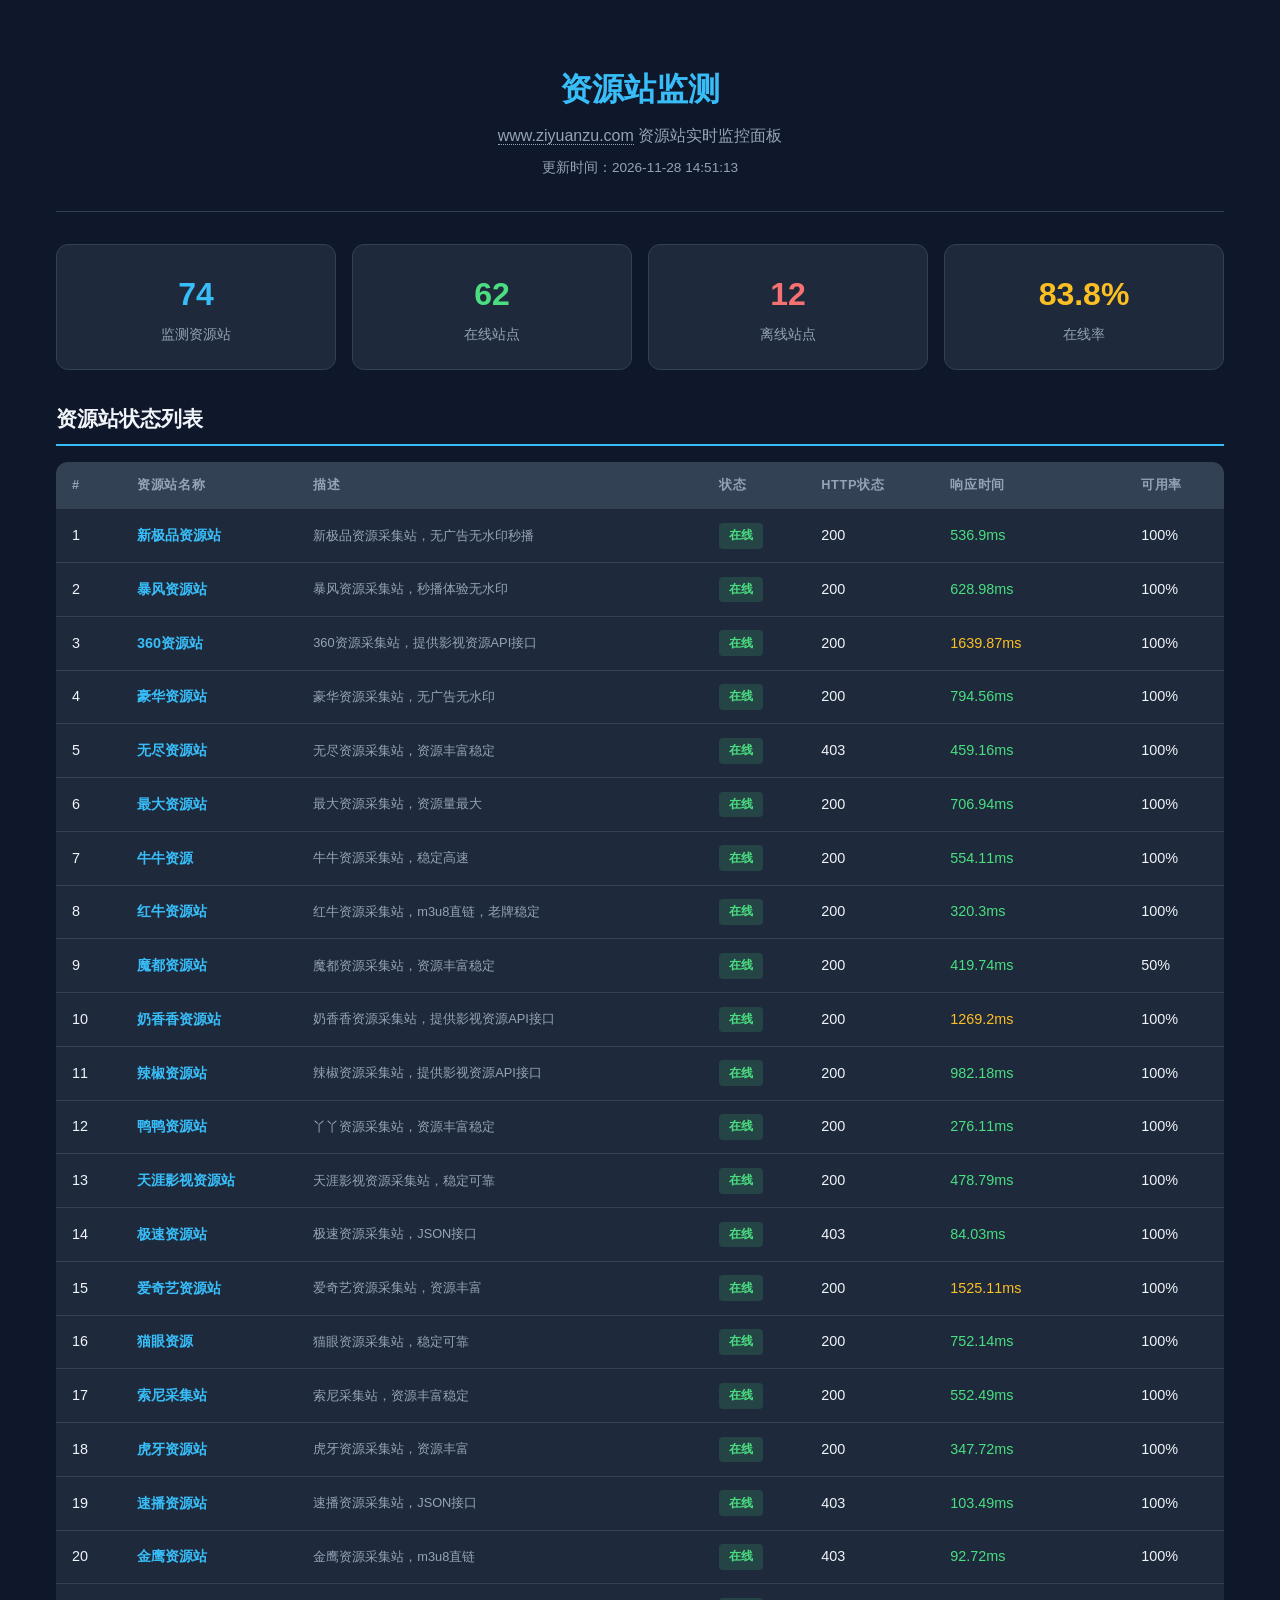
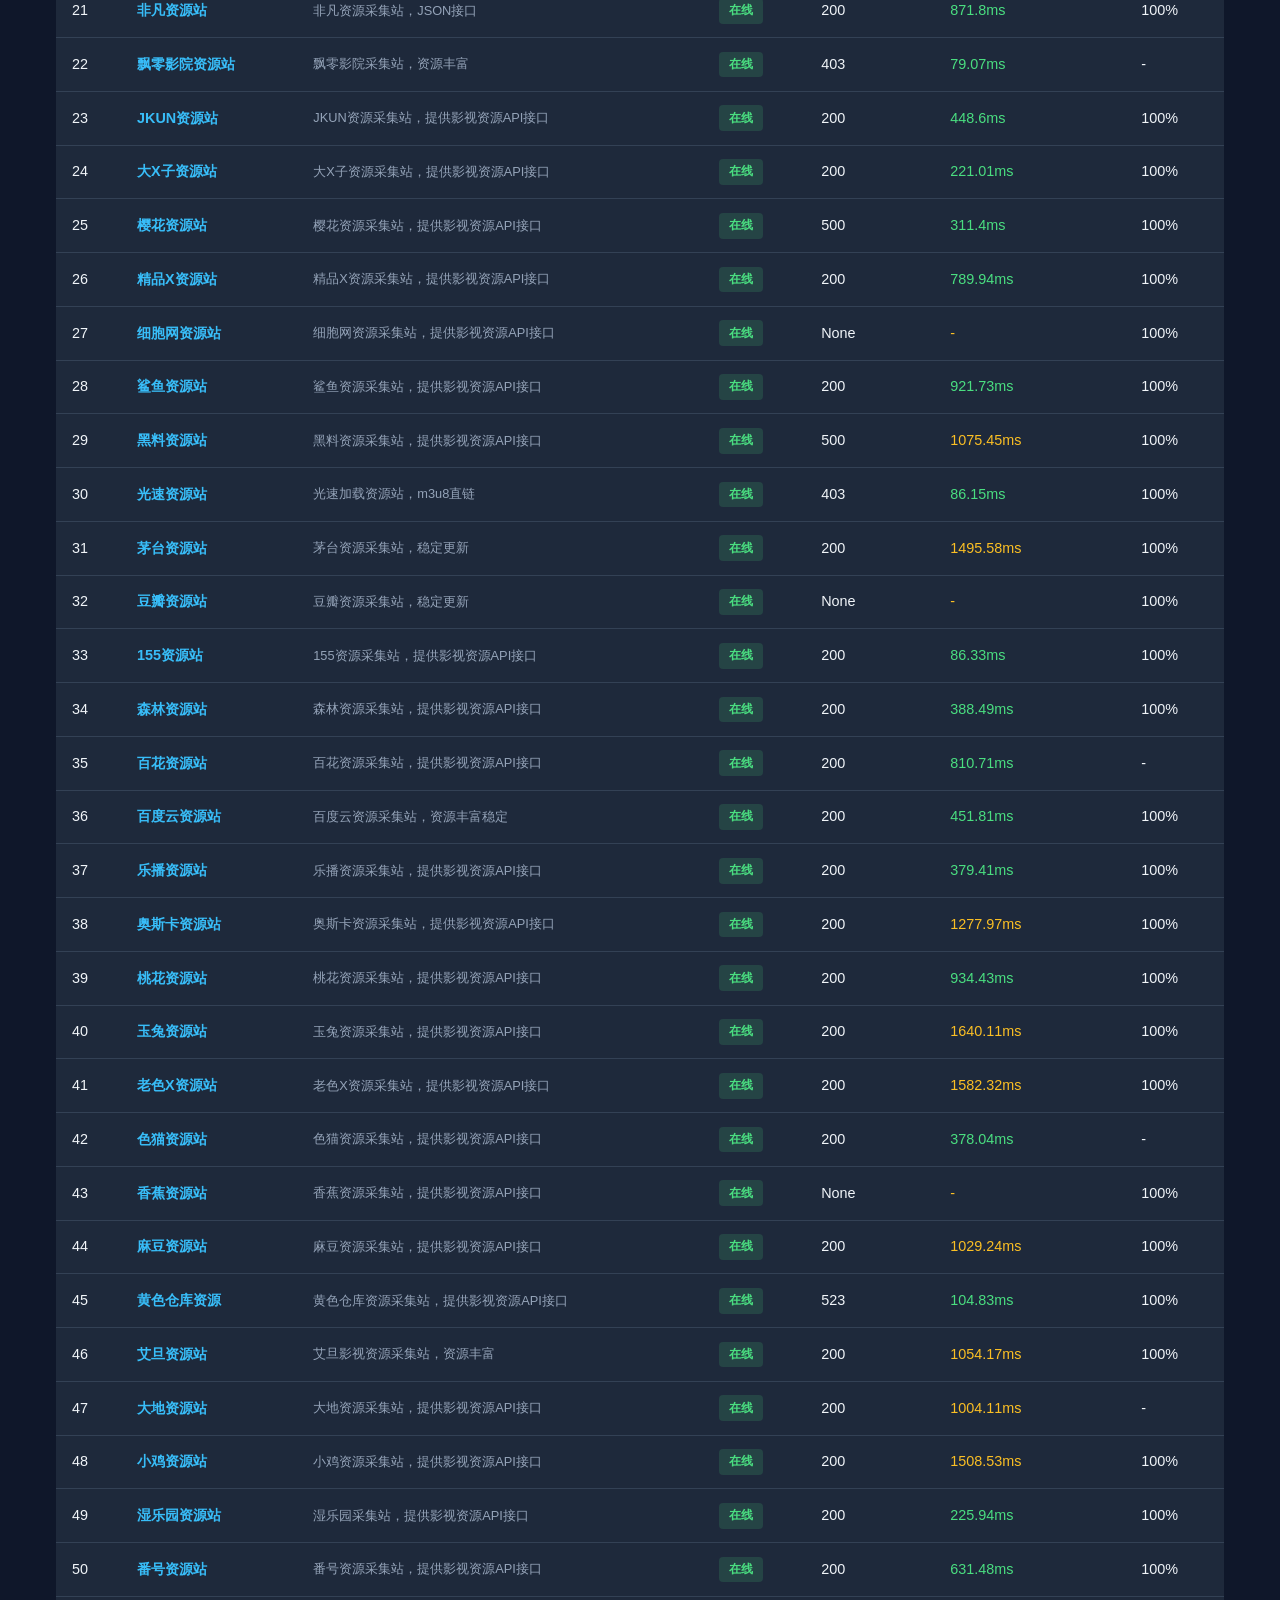
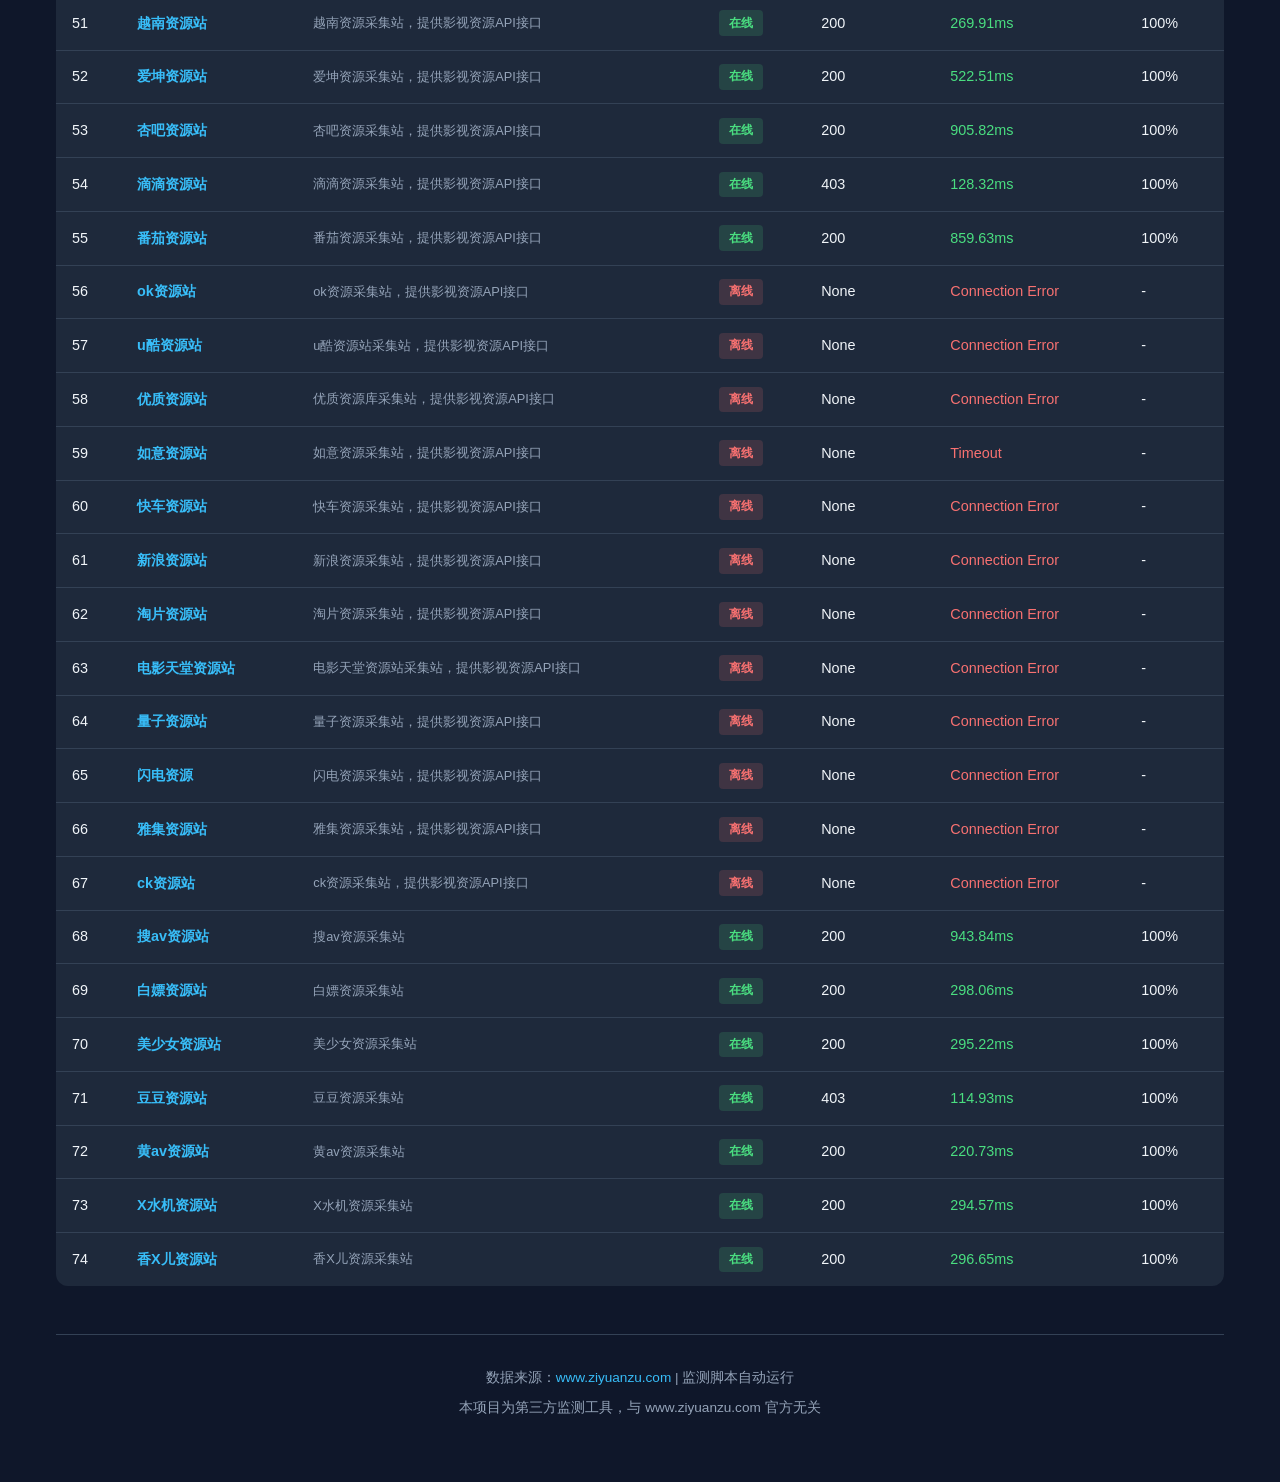
<file: docs/index.html>
<!DOCTYPE html>
<html lang="zh-CN">
<head>
<meta charset="UTF-8">
<meta name="viewport" content="width=device-width, initial-scale=1.0">
<title>资源站监测 - www.ziyuanzu.com 资源站实时监控</title>
<meta name="description" content="www.ziyuanzu.com 资源站实时监测面板，共监测74个资源站，在线62个，离线12个。更新时间：2026-11-28 14:51:13">
<meta name="keywords" content="资源组, ziyuanzu, 影视资源站, 采集站监测, 资源站监控, 播放源检测">
<style>
  :root {
    --bg: #0f172a; --surface: #1e293b; --surface2: #334155;
    --ink: #f1f5f9; --muted: #94a3b8; --accent: #38bdf8; --accent2: #818cf8;
    --success: #4ade80; --danger: #f87171; --warning: #fbbf24;
  }
  * { margin:0; padding:0; box-sizing:border-box; }
  body { font-family: -apple-system, BlinkMacSystemFont, "Segoe UI", Roboto, "Noto Sans SC", sans-serif; background: var(--bg); color: var(--ink); line-height: 1.6; min-height: 100vh; }
  .container { max-width: 1200px; margin: 0 auto; padding: 2rem 1rem; }
  header { text-align: center; padding: 2rem 1rem; border-bottom: 1px solid var(--surface2); margin-bottom: 2rem; }
  header h1 { font-size: 2rem; font-weight: 800; color: var(--accent); margin-bottom: 0.5rem; }
  header .subtitle { color: var(--muted); font-size: 1rem; }
  header .update-time { color: var(--muted); font-size: 0.85rem; margin-top: 0.5rem; }
  .stats-grid { display: grid; grid-template-columns: repeat(auto-fit, minmax(180px, 1fr)); gap: 1rem; margin-bottom: 2rem; }
  .stat-card { background: var(--surface); border-radius: 12px; padding: 1.5rem; text-align: center; border: 1px solid var(--surface2); transition: transform 0.2s; }
  .stat-card:hover { transform: translateY(-4px); }
  .stat-card .number { font-size: 2rem; font-weight: 800; }
  .stat-card .label { color: var(--muted); font-size: 0.85rem; margin-top: 0.25rem; }
  .stat-card.total .number { color: var(--accent); }
  .stat-card.online .number { color: var(--success); }
  .stat-card.offline .number { color: var(--danger); }
  .stat-card.rate .number { color: var(--warning); }
  .section-title { font-size: 1.3rem; font-weight: 700; margin: 2rem 0 1rem; padding-bottom: 0.5rem; border-bottom: 2px solid var(--accent); }
  .resource-table { width: 100%; border-collapse: collapse; font-size: 0.9rem; background: var(--surface); border-radius: 12px; overflow: hidden; }
  .resource-table thead { background: var(--surface2); }
  .resource-table th, .resource-table td { padding: 0.85rem 1rem; text-align: left; }
  .resource-table th { font-weight: 600; color: var(--muted); font-size: 0.8rem; text-transform: uppercase; letter-spacing: 0.05em; }
  .resource-table tbody tr { border-bottom: 1px solid var(--surface2); transition: background 0.15s; }
  .resource-table tbody tr:hover { background: rgba(56,189,248,0.05); }
  .resource-table tbody tr:last-child { border-bottom: none; }
  .badge { display: inline-block; padding: 0.2rem 0.6rem; border-radius: 4px; font-size: 0.75rem; font-weight: 600; }
  .badge-online { background: rgba(74,222,128,0.15); color: var(--success); }
  .badge-offline { background: rgba(248,113,113,0.15); color: var(--danger); }
  .badge-unknown { background: rgba(251,191,36,0.15); color: var(--warning); }
  .resource-name { font-weight: 600; color: var(--accent); text-decoration: none; }
  .resource-name:hover { text-decoration: underline; }
  .resource-desc { color: var(--muted); font-size: 0.8rem; }
  .response-fast { color: var(--success); }
  .response-slow { color: var(--warning); }
  .response-timeout { color: var(--danger); }
  .footer { text-align: center; padding: 2rem; color: var(--muted); font-size: 0.85rem; border-top: 1px solid var(--surface2); margin-top: 3rem; }
  .footer a { color: var(--accent); text-decoration: none; }
  @media (max-width: 768px) { .resource-table { font-size: 0.8rem; } .resource-table th, .resource-table td { padding: 0.6rem 0.5rem; } .resource-desc { display: none; } header h1 { font-size: 1.5rem; } }
</style>
</head>
<body>
<div class="container">
<header>
  <h1>资源站监测</h1>
  <p class="subtitle"><a href="https://www.ziyuanzu.com/" target="_blank" rel="noopener" style="color:inherit;text-decoration:none;border-bottom:1px dotted;">www.ziyuanzu.com</a> 资源站实时监控面板</p>
  <p class="update-time">更新时间：2026-11-28 14:51:13</p>
</header>
<div class="stats-grid">
  <div class="stat-card total"><div class="number">74</div><div class="label">监测资源站</div></div>
  <div class="stat-card online"><div class="number">62</div><div class="label">在线站点</div></div>
  <div class="stat-card offline"><div class="number">12</div><div class="label">离线站点</div></div>
  <div class="stat-card rate"><div class="number">83.8%</div><div class="label">在线率</div></div>
</div>
<h2 class="section-title">资源站状态列表</h2>
<table class="resource-table">
  <thead><tr><th>#</th><th>资源站名称</th><th>描述</th><th>状态</th><th>HTTP状态</th><th>响应时间</th><th>可用率</th></tr></thead>
  <tbody>

    <tr>
      <td>1</td>
      <td><a class="resource-name" href="https://www.ziyuanzu.com/source/xinjipinziyuanzhan" target="_blank" rel="noopener">新极品资源站</a></td>
      <td class="resource-desc">新极品资源采集站，无广告无水印秒播</td>
      <td><span class="badge badge-online">在线</span></td>
      <td>200</td>
      <td class="response-fast">536.9ms</td>
      <td>100%</td>
    </tr>

    <tr>
      <td>2</td>
      <td><a class="resource-name" href="https://www.ziyuanzu.com/source/baofengziyuanzhan" target="_blank" rel="noopener">暴风资源站</a></td>
      <td class="resource-desc">暴风资源采集站，秒播体验无水印</td>
      <td><span class="badge badge-online">在线</span></td>
      <td>200</td>
      <td class="response-fast">628.98ms</td>
      <td>100%</td>
    </tr>

    <tr>
      <td>3</td>
      <td><a class="resource-name" href="https://www.ziyuanzu.com/source/360ziyuanzhan" target="_blank" rel="noopener">360资源站</a></td>
      <td class="resource-desc">360资源采集站，提供影视资源API接口</td>
      <td><span class="badge badge-online">在线</span></td>
      <td>200</td>
      <td class="response-slow">1639.87ms</td>
      <td>100%</td>
    </tr>

    <tr>
      <td>4</td>
      <td><a class="resource-name" href="https://www.ziyuanzu.com/source/haohuaziyuanzhan" target="_blank" rel="noopener">豪华资源站</a></td>
      <td class="resource-desc">豪华资源采集站，无广告无水印</td>
      <td><span class="badge badge-online">在线</span></td>
      <td>200</td>
      <td class="response-fast">794.56ms</td>
      <td>100%</td>
    </tr>

    <tr>
      <td>5</td>
      <td><a class="resource-name" href="https://www.ziyuanzu.com/source/wujinziyuanzhan" target="_blank" rel="noopener">无尽资源站</a></td>
      <td class="resource-desc">无尽资源采集站，资源丰富稳定</td>
      <td><span class="badge badge-online">在线</span></td>
      <td>403</td>
      <td class="response-fast">459.16ms</td>
      <td>100%</td>
    </tr>

    <tr>
      <td>6</td>
      <td><a class="resource-name" href="https://www.ziyuanzu.com/source/zuidaziyuanzhan" target="_blank" rel="noopener">最大资源站</a></td>
      <td class="resource-desc">最大资源采集站，资源量最大</td>
      <td><span class="badge badge-online">在线</span></td>
      <td>200</td>
      <td class="response-fast">706.94ms</td>
      <td>100%</td>
    </tr>

    <tr>
      <td>7</td>
      <td><a class="resource-name" href="https://www.ziyuanzu.com/source/niuniuziyuan" target="_blank" rel="noopener">牛牛资源</a></td>
      <td class="resource-desc">牛牛资源采集站，稳定高速</td>
      <td><span class="badge badge-online">在线</span></td>
      <td>200</td>
      <td class="response-fast">554.11ms</td>
      <td>100%</td>
    </tr>

    <tr>
      <td>8</td>
      <td><a class="resource-name" href="https://www.ziyuanzu.com/source/hongniuziyuanzhan" target="_blank" rel="noopener">红牛资源站</a></td>
      <td class="resource-desc">红牛资源采集站，m3u8直链，老牌稳定</td>
      <td><span class="badge badge-online">在线</span></td>
      <td>200</td>
      <td class="response-fast">320.3ms</td>
      <td>100%</td>
    </tr>

    <tr>
      <td>9</td>
      <td><a class="resource-name" href="https://www.ziyuanzu.com/source/modouziyuanzhan" target="_blank" rel="noopener">魔都资源站</a></td>
      <td class="resource-desc">魔都资源采集站，资源丰富稳定</td>
      <td><span class="badge badge-online">在线</span></td>
      <td>200</td>
      <td class="response-fast">419.74ms</td>
      <td>50%</td>
    </tr>

    <tr>
      <td>10</td>
      <td><a class="resource-name" href="https://www.ziyuanzu.com/source/naixiangxiangziyuanzhan" target="_blank" rel="noopener">奶香香资源站</a></td>
      <td class="resource-desc">奶香香资源采集站，提供影视资源API接口</td>
      <td><span class="badge badge-online">在线</span></td>
      <td>200</td>
      <td class="response-slow">1269.2ms</td>
      <td>100%</td>
    </tr>

    <tr>
      <td>11</td>
      <td><a class="resource-name" href="https://www.ziyuanzu.com/source/lajiaoziyuanzhan" target="_blank" rel="noopener">辣椒资源站</a></td>
      <td class="resource-desc">辣椒资源采集站，提供影视资源API接口</td>
      <td><span class="badge badge-online">在线</span></td>
      <td>200</td>
      <td class="response-fast">982.18ms</td>
      <td>100%</td>
    </tr>

    <tr>
      <td>12</td>
      <td><a class="resource-name" href="https://www.ziyuanzu.com/source/yayaziyuanzhan" target="_blank" rel="noopener">鸭鸭资源站</a></td>
      <td class="resource-desc">丫丫资源采集站，资源丰富稳定</td>
      <td><span class="badge badge-online">在线</span></td>
      <td>200</td>
      <td class="response-fast">276.11ms</td>
      <td>100%</td>
    </tr>

    <tr>
      <td>13</td>
      <td><a class="resource-name" href="https://www.ziyuanzu.com/source/tianyayingshiziyuanzhan" target="_blank" rel="noopener">天涯影视资源站</a></td>
      <td class="resource-desc">天涯影视资源采集站，稳定可靠</td>
      <td><span class="badge badge-online">在线</span></td>
      <td>200</td>
      <td class="response-fast">478.79ms</td>
      <td>100%</td>
    </tr>

    <tr>
      <td>14</td>
      <td><a class="resource-name" href="https://www.ziyuanzu.com/source/jisuziyuanzhan" target="_blank" rel="noopener">极速资源站</a></td>
      <td class="resource-desc">极速资源采集站，JSON接口</td>
      <td><span class="badge badge-online">在线</span></td>
      <td>403</td>
      <td class="response-fast">84.03ms</td>
      <td>100%</td>
    </tr>

    <tr>
      <td>15</td>
      <td><a class="resource-name" href="https://www.ziyuanzu.com/source/aiqiyiziyuanzhan" target="_blank" rel="noopener">爱奇艺资源站</a></td>
      <td class="resource-desc">爱奇艺资源采集站，资源丰富</td>
      <td><span class="badge badge-online">在线</span></td>
      <td>200</td>
      <td class="response-slow">1525.11ms</td>
      <td>100%</td>
    </tr>

    <tr>
      <td>16</td>
      <td><a class="resource-name" href="https://www.ziyuanzu.com/source/maoyanziyuan" target="_blank" rel="noopener">猫眼资源</a></td>
      <td class="resource-desc">猫眼资源采集站，稳定可靠</td>
      <td><span class="badge badge-online">在线</span></td>
      <td>200</td>
      <td class="response-fast">752.14ms</td>
      <td>100%</td>
    </tr>

    <tr>
      <td>17</td>
      <td><a class="resource-name" href="https://www.ziyuanzu.com/source/suonicaijizhan" target="_blank" rel="noopener">索尼采集站</a></td>
      <td class="resource-desc">索尼采集站，资源丰富稳定</td>
      <td><span class="badge badge-online">在线</span></td>
      <td>200</td>
      <td class="response-fast">552.49ms</td>
      <td>100%</td>
    </tr>

    <tr>
      <td>18</td>
      <td><a class="resource-name" href="https://www.ziyuanzu.com/source/huyaziyuanzhan" target="_blank" rel="noopener">虎牙资源站</a></td>
      <td class="resource-desc">虎牙资源采集站，资源丰富</td>
      <td><span class="badge badge-online">在线</span></td>
      <td>200</td>
      <td class="response-fast">347.72ms</td>
      <td>100%</td>
    </tr>

    <tr>
      <td>19</td>
      <td><a class="resource-name" href="https://www.ziyuanzu.com/source/suboziyuanzhan" target="_blank" rel="noopener">速播资源站</a></td>
      <td class="resource-desc">速播资源采集站，JSON接口</td>
      <td><span class="badge badge-online">在线</span></td>
      <td>403</td>
      <td class="response-fast">103.49ms</td>
      <td>100%</td>
    </tr>

    <tr>
      <td>20</td>
      <td><a class="resource-name" href="https://www.ziyuanzu.com/source/jinyingziyuanzhan" target="_blank" rel="noopener">金鹰资源站</a></td>
      <td class="resource-desc">金鹰资源采集站，m3u8直链</td>
      <td><span class="badge badge-online">在线</span></td>
      <td>403</td>
      <td class="response-fast">92.72ms</td>
      <td>100%</td>
    </tr>

    <tr>
      <td>21</td>
      <td><a class="resource-name" href="https://www.ziyuanzu.com/source/feifanziyuanzhan" target="_blank" rel="noopener">非凡资源站</a></td>
      <td class="resource-desc">非凡资源采集站，JSON接口</td>
      <td><span class="badge badge-online">在线</span></td>
      <td>200</td>
      <td class="response-fast">871.8ms</td>
      <td>100%</td>
    </tr>

    <tr>
      <td>22</td>
      <td><a class="resource-name" href="https://www.ziyuanzu.com/source/piaolingyingyuanziyuanzhan" target="_blank" rel="noopener">飘零影院资源站</a></td>
      <td class="resource-desc">飘零影院采集站，资源丰富</td>
      <td><span class="badge badge-online">在线</span></td>
      <td>403</td>
      <td class="response-fast">79.07ms</td>
      <td>-</td>
    </tr>

    <tr>
      <td>23</td>
      <td><a class="resource-name" href="https://www.ziyuanzu.com/source/jkunziyuanzhan" target="_blank" rel="noopener">JKUN资源站</a></td>
      <td class="resource-desc">JKUN资源采集站，提供影视资源API接口</td>
      <td><span class="badge badge-online">在线</span></td>
      <td>200</td>
      <td class="response-fast">448.6ms</td>
      <td>100%</td>
    </tr>

    <tr>
      <td>24</td>
      <td><a class="resource-name" href="https://www.ziyuanzu.com/source/daxziziyuanzhan" target="_blank" rel="noopener">大X子资源站</a></td>
      <td class="resource-desc">大X子资源采集站，提供影视资源API接口</td>
      <td><span class="badge badge-online">在线</span></td>
      <td>200</td>
      <td class="response-fast">221.01ms</td>
      <td>100%</td>
    </tr>

    <tr>
      <td>25</td>
      <td><a class="resource-name" href="https://www.ziyuanzu.com/source/yinghuaziyuanzhan" target="_blank" rel="noopener">樱花资源站</a></td>
      <td class="resource-desc">樱花资源采集站，提供影视资源API接口</td>
      <td><span class="badge badge-online">在线</span></td>
      <td>500</td>
      <td class="response-fast">311.4ms</td>
      <td>100%</td>
    </tr>

    <tr>
      <td>26</td>
      <td><a class="resource-name" href="https://www.ziyuanzu.com/source/jingpinxziyuanzhan" target="_blank" rel="noopener">精品X资源站</a></td>
      <td class="resource-desc">精品X资源采集站，提供影视资源API接口</td>
      <td><span class="badge badge-online">在线</span></td>
      <td>200</td>
      <td class="response-fast">789.94ms</td>
      <td>100%</td>
    </tr>

    <tr>
      <td>27</td>
      <td><a class="resource-name" href="https://www.ziyuanzu.com/source/xibaowangziyuanzhan" target="_blank" rel="noopener">细胞网资源站</a></td>
      <td class="resource-desc">细胞网资源采集站，提供影视资源API接口</td>
      <td><span class="badge badge-online">在线</span></td>
      <td>None</td>
      <td class="response-slow">-</td>
      <td>100%</td>
    </tr>

    <tr>
      <td>28</td>
      <td><a class="resource-name" href="https://www.ziyuanzu.com/source/shayuziyuanzhan" target="_blank" rel="noopener">鲨鱼资源站</a></td>
      <td class="resource-desc">鲨鱼资源采集站，提供影视资源API接口</td>
      <td><span class="badge badge-online">在线</span></td>
      <td>200</td>
      <td class="response-fast">921.73ms</td>
      <td>100%</td>
    </tr>

    <tr>
      <td>29</td>
      <td><a class="resource-name" href="https://www.ziyuanzu.com/source/heiliaoziyuanzhan" target="_blank" rel="noopener">黑料资源站</a></td>
      <td class="resource-desc">黑料资源采集站，提供影视资源API接口</td>
      <td><span class="badge badge-online">在线</span></td>
      <td>500</td>
      <td class="response-slow">1075.45ms</td>
      <td>100%</td>
    </tr>

    <tr>
      <td>30</td>
      <td><a class="resource-name" href="https://www.ziyuanzu.com/source/guangsuziyuanzhan" target="_blank" rel="noopener">光速资源站</a></td>
      <td class="resource-desc">光速加载资源站，m3u8直链</td>
      <td><span class="badge badge-online">在线</span></td>
      <td>403</td>
      <td class="response-fast">86.15ms</td>
      <td>100%</td>
    </tr>

    <tr>
      <td>31</td>
      <td><a class="resource-name" href="https://www.ziyuanzu.com/source/maotaiziyuanzhan" target="_blank" rel="noopener">茅台资源站</a></td>
      <td class="resource-desc">茅台资源采集站，稳定更新</td>
      <td><span class="badge badge-online">在线</span></td>
      <td>200</td>
      <td class="response-slow">1495.58ms</td>
      <td>100%</td>
    </tr>

    <tr>
      <td>32</td>
      <td><a class="resource-name" href="https://www.ziyuanzu.com/source/doubanziyuanzhan" target="_blank" rel="noopener">豆瓣资源站</a></td>
      <td class="resource-desc">豆瓣资源采集站，稳定更新</td>
      <td><span class="badge badge-online">在线</span></td>
      <td>None</td>
      <td class="response-slow">-</td>
      <td>100%</td>
    </tr>

    <tr>
      <td>33</td>
      <td><a class="resource-name" href="https://www.ziyuanzu.com/source/155ziyuanzhan" target="_blank" rel="noopener">155资源站</a></td>
      <td class="resource-desc">155资源采集站，提供影视资源API接口</td>
      <td><span class="badge badge-online">在线</span></td>
      <td>200</td>
      <td class="response-fast">86.33ms</td>
      <td>100%</td>
    </tr>

    <tr>
      <td>34</td>
      <td><a class="resource-name" href="https://www.ziyuanzu.com/source/senlinziyuanzhan" target="_blank" rel="noopener">森林资源站</a></td>
      <td class="resource-desc">森林资源采集站，提供影视资源API接口</td>
      <td><span class="badge badge-online">在线</span></td>
      <td>200</td>
      <td class="response-fast">388.49ms</td>
      <td>100%</td>
    </tr>

    <tr>
      <td>35</td>
      <td><a class="resource-name" href="https://www.ziyuanzu.com/source/baihuaziyuanzhan" target="_blank" rel="noopener">百花资源站</a></td>
      <td class="resource-desc">百花资源采集站，提供影视资源API接口</td>
      <td><span class="badge badge-online">在线</span></td>
      <td>200</td>
      <td class="response-fast">810.71ms</td>
      <td>-</td>
    </tr>

    <tr>
      <td>36</td>
      <td><a class="resource-name" href="https://www.ziyuanzu.com/source/baiduyunziyuanzhan" target="_blank" rel="noopener">百度云资源站</a></td>
      <td class="resource-desc">百度云资源采集站，资源丰富稳定</td>
      <td><span class="badge badge-online">在线</span></td>
      <td>200</td>
      <td class="response-fast">451.81ms</td>
      <td>100%</td>
    </tr>

    <tr>
      <td>37</td>
      <td><a class="resource-name" href="https://www.ziyuanzu.com/source/leboziyuanzhan" target="_blank" rel="noopener">乐播资源站</a></td>
      <td class="resource-desc">乐播资源采集站，提供影视资源API接口</td>
      <td><span class="badge badge-online">在线</span></td>
      <td>200</td>
      <td class="response-fast">379.41ms</td>
      <td>100%</td>
    </tr>

    <tr>
      <td>38</td>
      <td><a class="resource-name" href="https://www.ziyuanzu.com/source/aosikaziyuanzhan" target="_blank" rel="noopener">奥斯卡资源站</a></td>
      <td class="resource-desc">奥斯卡资源采集站，提供影视资源API接口</td>
      <td><span class="badge badge-online">在线</span></td>
      <td>200</td>
      <td class="response-slow">1277.97ms</td>
      <td>100%</td>
    </tr>

    <tr>
      <td>39</td>
      <td><a class="resource-name" href="https://www.ziyuanzu.com/source/taohuaziyuanzhan" target="_blank" rel="noopener">桃花资源站</a></td>
      <td class="resource-desc">桃花资源采集站，提供影视资源API接口</td>
      <td><span class="badge badge-online">在线</span></td>
      <td>200</td>
      <td class="response-fast">934.43ms</td>
      <td>100%</td>
    </tr>

    <tr>
      <td>40</td>
      <td><a class="resource-name" href="https://www.ziyuanzu.com/source/yutuziyuanzhan" target="_blank" rel="noopener">玉兔资源站</a></td>
      <td class="resource-desc">玉兔资源采集站，提供影视资源API接口</td>
      <td><span class="badge badge-online">在线</span></td>
      <td>200</td>
      <td class="response-slow">1640.11ms</td>
      <td>100%</td>
    </tr>

    <tr>
      <td>41</td>
      <td><a class="resource-name" href="https://www.ziyuanzu.com/source/laosexziyuanzhan" target="_blank" rel="noopener">老色X资源站</a></td>
      <td class="resource-desc">老色X资源采集站，提供影视资源API接口</td>
      <td><span class="badge badge-online">在线</span></td>
      <td>200</td>
      <td class="response-slow">1582.32ms</td>
      <td>100%</td>
    </tr>

    <tr>
      <td>42</td>
      <td><a class="resource-name" href="https://www.ziyuanzu.com/source/semaoziyuanzhan" target="_blank" rel="noopener">色猫资源站</a></td>
      <td class="resource-desc">色猫资源采集站，提供影视资源API接口</td>
      <td><span class="badge badge-online">在线</span></td>
      <td>200</td>
      <td class="response-fast">378.04ms</td>
      <td>-</td>
    </tr>

    <tr>
      <td>43</td>
      <td><a class="resource-name" href="https://www.ziyuanzu.com/source/xiangjiaoziyuanzhan" target="_blank" rel="noopener">香蕉资源站</a></td>
      <td class="resource-desc">香蕉资源采集站，提供影视资源API接口</td>
      <td><span class="badge badge-online">在线</span></td>
      <td>None</td>
      <td class="response-slow">-</td>
      <td>100%</td>
    </tr>

    <tr>
      <td>44</td>
      <td><a class="resource-name" href="https://www.ziyuanzu.com/source/madouziyuanzhan" target="_blank" rel="noopener">麻豆资源站</a></td>
      <td class="resource-desc">麻豆资源采集站，提供影视资源API接口</td>
      <td><span class="badge badge-online">在线</span></td>
      <td>200</td>
      <td class="response-slow">1029.24ms</td>
      <td>100%</td>
    </tr>

    <tr>
      <td>45</td>
      <td><a class="resource-name" href="https://www.ziyuanzu.com/source/huangsecangkuziyuan" target="_blank" rel="noopener">黄色仓库资源</a></td>
      <td class="resource-desc">黄色仓库资源采集站，提供影视资源API接口</td>
      <td><span class="badge badge-online">在线</span></td>
      <td>523</td>
      <td class="response-fast">104.83ms</td>
      <td>100%</td>
    </tr>

    <tr>
      <td>46</td>
      <td><a class="resource-name" href="https://www.ziyuanzu.com/source/aidanziyuanzhan" target="_blank" rel="noopener">艾旦资源站</a></td>
      <td class="resource-desc">艾旦影视资源采集站，资源丰富</td>
      <td><span class="badge badge-online">在线</span></td>
      <td>200</td>
      <td class="response-slow">1054.17ms</td>
      <td>100%</td>
    </tr>

    <tr>
      <td>47</td>
      <td><a class="resource-name" href="https://www.ziyuanzu.com/source/dadiziyuanzhan" target="_blank" rel="noopener">大地资源站</a></td>
      <td class="resource-desc">大地资源采集站，提供影视资源API接口</td>
      <td><span class="badge badge-online">在线</span></td>
      <td>200</td>
      <td class="response-slow">1004.11ms</td>
      <td>-</td>
    </tr>

    <tr>
      <td>48</td>
      <td><a class="resource-name" href="https://www.ziyuanzu.com/source/xiaojiziyuanzhan" target="_blank" rel="noopener">小鸡资源站</a></td>
      <td class="resource-desc">小鸡资源采集站，提供影视资源API接口</td>
      <td><span class="badge badge-online">在线</span></td>
      <td>200</td>
      <td class="response-slow">1508.53ms</td>
      <td>100%</td>
    </tr>

    <tr>
      <td>49</td>
      <td><a class="resource-name" href="https://www.ziyuanzu.com/source/shileyuanziyuanzhan" target="_blank" rel="noopener">湿乐园资源站</a></td>
      <td class="resource-desc">湿乐园采集站，提供影视资源API接口</td>
      <td><span class="badge badge-online">在线</span></td>
      <td>200</td>
      <td class="response-fast">225.94ms</td>
      <td>100%</td>
    </tr>

    <tr>
      <td>50</td>
      <td><a class="resource-name" href="https://www.ziyuanzu.com/source/fanhaoziyuanzhan" target="_blank" rel="noopener">番号资源站</a></td>
      <td class="resource-desc">番号资源采集站，提供影视资源API接口</td>
      <td><span class="badge badge-online">在线</span></td>
      <td>200</td>
      <td class="response-fast">631.48ms</td>
      <td>100%</td>
    </tr>

    <tr>
      <td>51</td>
      <td><a class="resource-name" href="https://www.ziyuanzu.com/source/yuenanziyuanzhan" target="_blank" rel="noopener">越南资源站</a></td>
      <td class="resource-desc">越南资源采集站，提供影视资源API接口</td>
      <td><span class="badge badge-online">在线</span></td>
      <td>200</td>
      <td class="response-fast">269.91ms</td>
      <td>100%</td>
    </tr>

    <tr>
      <td>52</td>
      <td><a class="resource-name" href="https://www.ziyuanzu.com/source/aikunziyuanzhan" target="_blank" rel="noopener">爱坤资源站</a></td>
      <td class="resource-desc">爱坤资源采集站，提供影视资源API接口</td>
      <td><span class="badge badge-online">在线</span></td>
      <td>200</td>
      <td class="response-fast">522.51ms</td>
      <td>100%</td>
    </tr>

    <tr>
      <td>53</td>
      <td><a class="resource-name" href="https://www.ziyuanzu.com/source/xingbaziyuanzhan" target="_blank" rel="noopener">杏吧资源站</a></td>
      <td class="resource-desc">杏吧资源采集站，提供影视资源API接口</td>
      <td><span class="badge badge-online">在线</span></td>
      <td>200</td>
      <td class="response-fast">905.82ms</td>
      <td>100%</td>
    </tr>

    <tr>
      <td>54</td>
      <td><a class="resource-name" href="https://www.ziyuanzu.com/source/didiziyuanzhan" target="_blank" rel="noopener">滴滴资源站</a></td>
      <td class="resource-desc">滴滴资源采集站，提供影视资源API接口</td>
      <td><span class="badge badge-online">在线</span></td>
      <td>403</td>
      <td class="response-fast">128.32ms</td>
      <td>100%</td>
    </tr>

    <tr>
      <td>55</td>
      <td><a class="resource-name" href="https://www.ziyuanzu.com/source/fanjiaziyuanzhan" target="_blank" rel="noopener">番茄资源站</a></td>
      <td class="resource-desc">番茄资源采集站，提供影视资源API接口</td>
      <td><span class="badge badge-online">在线</span></td>
      <td>200</td>
      <td class="response-fast">859.63ms</td>
      <td>100%</td>
    </tr>

    <tr>
      <td>56</td>
      <td><a class="resource-name" href="https://www.ziyuanzu.com/source/okziyuanzhan" target="_blank" rel="noopener">ok资源站</a></td>
      <td class="resource-desc">ok资源采集站，提供影视资源API接口</td>
      <td><span class="badge badge-offline">离线</span></td>
      <td>None</td>
      <td class="response-timeout">Connection Error</td>
      <td>-</td>
    </tr>

    <tr>
      <td>57</td>
      <td><a class="resource-name" href="https://www.ziyuanzu.com/source/ukuziyuanzhan" target="_blank" rel="noopener">u酷资源站</a></td>
      <td class="resource-desc">u酷资源站采集站，提供影视资源API接口</td>
      <td><span class="badge badge-offline">离线</span></td>
      <td>None</td>
      <td class="response-timeout">Connection Error</td>
      <td>-</td>
    </tr>

    <tr>
      <td>58</td>
      <td><a class="resource-name" href="https://www.ziyuanzu.com/source/youzhiziyuanzhan" target="_blank" rel="noopener">优质资源站</a></td>
      <td class="resource-desc">优质资源库采集站，提供影视资源API接口</td>
      <td><span class="badge badge-offline">离线</span></td>
      <td>None</td>
      <td class="response-timeout">Connection Error</td>
      <td>-</td>
    </tr>

    <tr>
      <td>59</td>
      <td><a class="resource-name" href="https://www.ziyuanzu.com/source/ruyiziyuanzhan" target="_blank" rel="noopener">如意资源站</a></td>
      <td class="resource-desc">如意资源采集站，提供影视资源API接口</td>
      <td><span class="badge badge-offline">离线</span></td>
      <td>None</td>
      <td class="response-timeout">Timeout</td>
      <td>-</td>
    </tr>

    <tr>
      <td>60</td>
      <td><a class="resource-name" href="https://www.ziyuanzu.com/source/kuaicheziyuanzhan" target="_blank" rel="noopener">快车资源站</a></td>
      <td class="resource-desc">快车资源采集站，提供影视资源API接口</td>
      <td><span class="badge badge-offline">离线</span></td>
      <td>None</td>
      <td class="response-timeout">Connection Error</td>
      <td>-</td>
    </tr>

    <tr>
      <td>61</td>
      <td><a class="resource-name" href="https://www.ziyuanzu.com/source/xinlangziyuanzhan" target="_blank" rel="noopener">新浪资源站</a></td>
      <td class="resource-desc">新浪资源采集站，提供影视资源API接口</td>
      <td><span class="badge badge-offline">离线</span></td>
      <td>None</td>
      <td class="response-timeout">Connection Error</td>
      <td>-</td>
    </tr>

    <tr>
      <td>62</td>
      <td><a class="resource-name" href="https://www.ziyuanzu.com/source/taopianziyuanzhan" target="_blank" rel="noopener">淘片资源站</a></td>
      <td class="resource-desc">淘片资源采集站，提供影视资源API接口</td>
      <td><span class="badge badge-offline">离线</span></td>
      <td>None</td>
      <td class="response-timeout">Connection Error</td>
      <td>-</td>
    </tr>

    <tr>
      <td>63</td>
      <td><a class="resource-name" href="https://www.ziyuanzu.com/source/dianyingtiantangziyuanzhan" target="_blank" rel="noopener">电影天堂资源站</a></td>
      <td class="resource-desc">电影天堂资源站采集站，提供影视资源API接口</td>
      <td><span class="badge badge-offline">离线</span></td>
      <td>None</td>
      <td class="response-timeout">Connection Error</td>
      <td>-</td>
    </tr>

    <tr>
      <td>64</td>
      <td><a class="resource-name" href="https://www.ziyuanzu.com/source/liangziziyuanzhan" target="_blank" rel="noopener">量子资源站</a></td>
      <td class="resource-desc">量子资源采集站，提供影视资源API接口</td>
      <td><span class="badge badge-offline">离线</span></td>
      <td>None</td>
      <td class="response-timeout">Connection Error</td>
      <td>-</td>
    </tr>

    <tr>
      <td>65</td>
      <td><a class="resource-name" href="https://www.ziyuanzu.com/source/shandianziyuan" target="_blank" rel="noopener">闪电资源</a></td>
      <td class="resource-desc">闪电资源采集站，提供影视资源API接口</td>
      <td><span class="badge badge-offline">离线</span></td>
      <td>None</td>
      <td class="response-timeout">Connection Error</td>
      <td>-</td>
    </tr>

    <tr>
      <td>66</td>
      <td><a class="resource-name" href="https://www.ziyuanzu.com/source/yajiziyuanzhan" target="_blank" rel="noopener">雅集资源站</a></td>
      <td class="resource-desc">雅集资源采集站，提供影视资源API接口</td>
      <td><span class="badge badge-offline">离线</span></td>
      <td>None</td>
      <td class="response-timeout">Connection Error</td>
      <td>-</td>
    </tr>

    <tr>
      <td>67</td>
      <td><a class="resource-name" href="https://www.ziyuanzu.com/source/ckziyuanzhan" target="_blank" rel="noopener">ck资源站</a></td>
      <td class="resource-desc">ck资源采集站，提供影视资源API接口</td>
      <td><span class="badge badge-offline">离线</span></td>
      <td>None</td>
      <td class="response-timeout">Connection Error</td>
      <td>-</td>
    </tr>

    <tr>
      <td>68</td>
      <td><a class="resource-name" href="https://www.ziyuanzu.com/source/souavziyuanzhan" target="_blank" rel="noopener">搜av资源站</a></td>
      <td class="resource-desc">搜av资源采集站</td>
      <td><span class="badge badge-online">在线</span></td>
      <td>200</td>
      <td class="response-fast">943.84ms</td>
      <td>100%</td>
    </tr>

    <tr>
      <td>69</td>
      <td><a class="resource-name" href="https://www.ziyuanzu.com/source/baipiaoziyuanzhan" target="_blank" rel="noopener">白嫖资源站</a></td>
      <td class="resource-desc">白嫖资源采集站</td>
      <td><span class="badge badge-online">在线</span></td>
      <td>200</td>
      <td class="response-fast">298.06ms</td>
      <td>100%</td>
    </tr>

    <tr>
      <td>70</td>
      <td><a class="resource-name" href="https://www.ziyuanzu.com/source/meishaonvziyuanzhan" target="_blank" rel="noopener">美少女资源站</a></td>
      <td class="resource-desc">美少女资源采集站</td>
      <td><span class="badge badge-online">在线</span></td>
      <td>200</td>
      <td class="response-fast">295.22ms</td>
      <td>100%</td>
    </tr>

    <tr>
      <td>71</td>
      <td><a class="resource-name" href="https://www.ziyuanzu.com/source/doudouziyuanzhan" target="_blank" rel="noopener">豆豆资源站</a></td>
      <td class="resource-desc">豆豆资源采集站</td>
      <td><span class="badge badge-online">在线</span></td>
      <td>403</td>
      <td class="response-fast">114.93ms</td>
      <td>100%</td>
    </tr>

    <tr>
      <td>72</td>
      <td><a class="resource-name" href="https://www.ziyuanzu.com/source/huangavziyuanzhan" target="_blank" rel="noopener">黄av资源站</a></td>
      <td class="resource-desc">黄av资源采集站</td>
      <td><span class="badge badge-online">在线</span></td>
      <td>200</td>
      <td class="response-fast">220.73ms</td>
      <td>100%</td>
    </tr>

    <tr>
      <td>73</td>
      <td><a class="resource-name" href="https://www.ziyuanzu.com/source/xshuijiziyuanzhan" target="_blank" rel="noopener">X水机资源站</a></td>
      <td class="resource-desc">X水机资源采集站</td>
      <td><span class="badge badge-online">在线</span></td>
      <td>200</td>
      <td class="response-fast">294.57ms</td>
      <td>100%</td>
    </tr>

    <tr>
      <td>74</td>
      <td><a class="resource-name" href="https://www.ziyuanzu.com/source/xiangxerziyuanzhan" target="_blank" rel="noopener">香X儿资源站</a></td>
      <td class="resource-desc">香X儿资源采集站</td>
      <td><span class="badge badge-online">在线</span></td>
      <td>200</td>
      <td class="response-fast">296.65ms</td>
      <td>100%</td>
    </tr>

  </tbody>
</table>
<div class="footer">
  <p>数据来源：<a href="https://www.ziyuanzu.com/" target="_blank" rel="noopener">www.ziyuanzu.com</a> | 监测脚本自动运行</p>
  <p style="margin-top:0.5rem;">本项目为第三方监测工具，与 www.ziyuanzu.com 官方无关</p>
</div>
</div>
</body>
</html>
</file>
